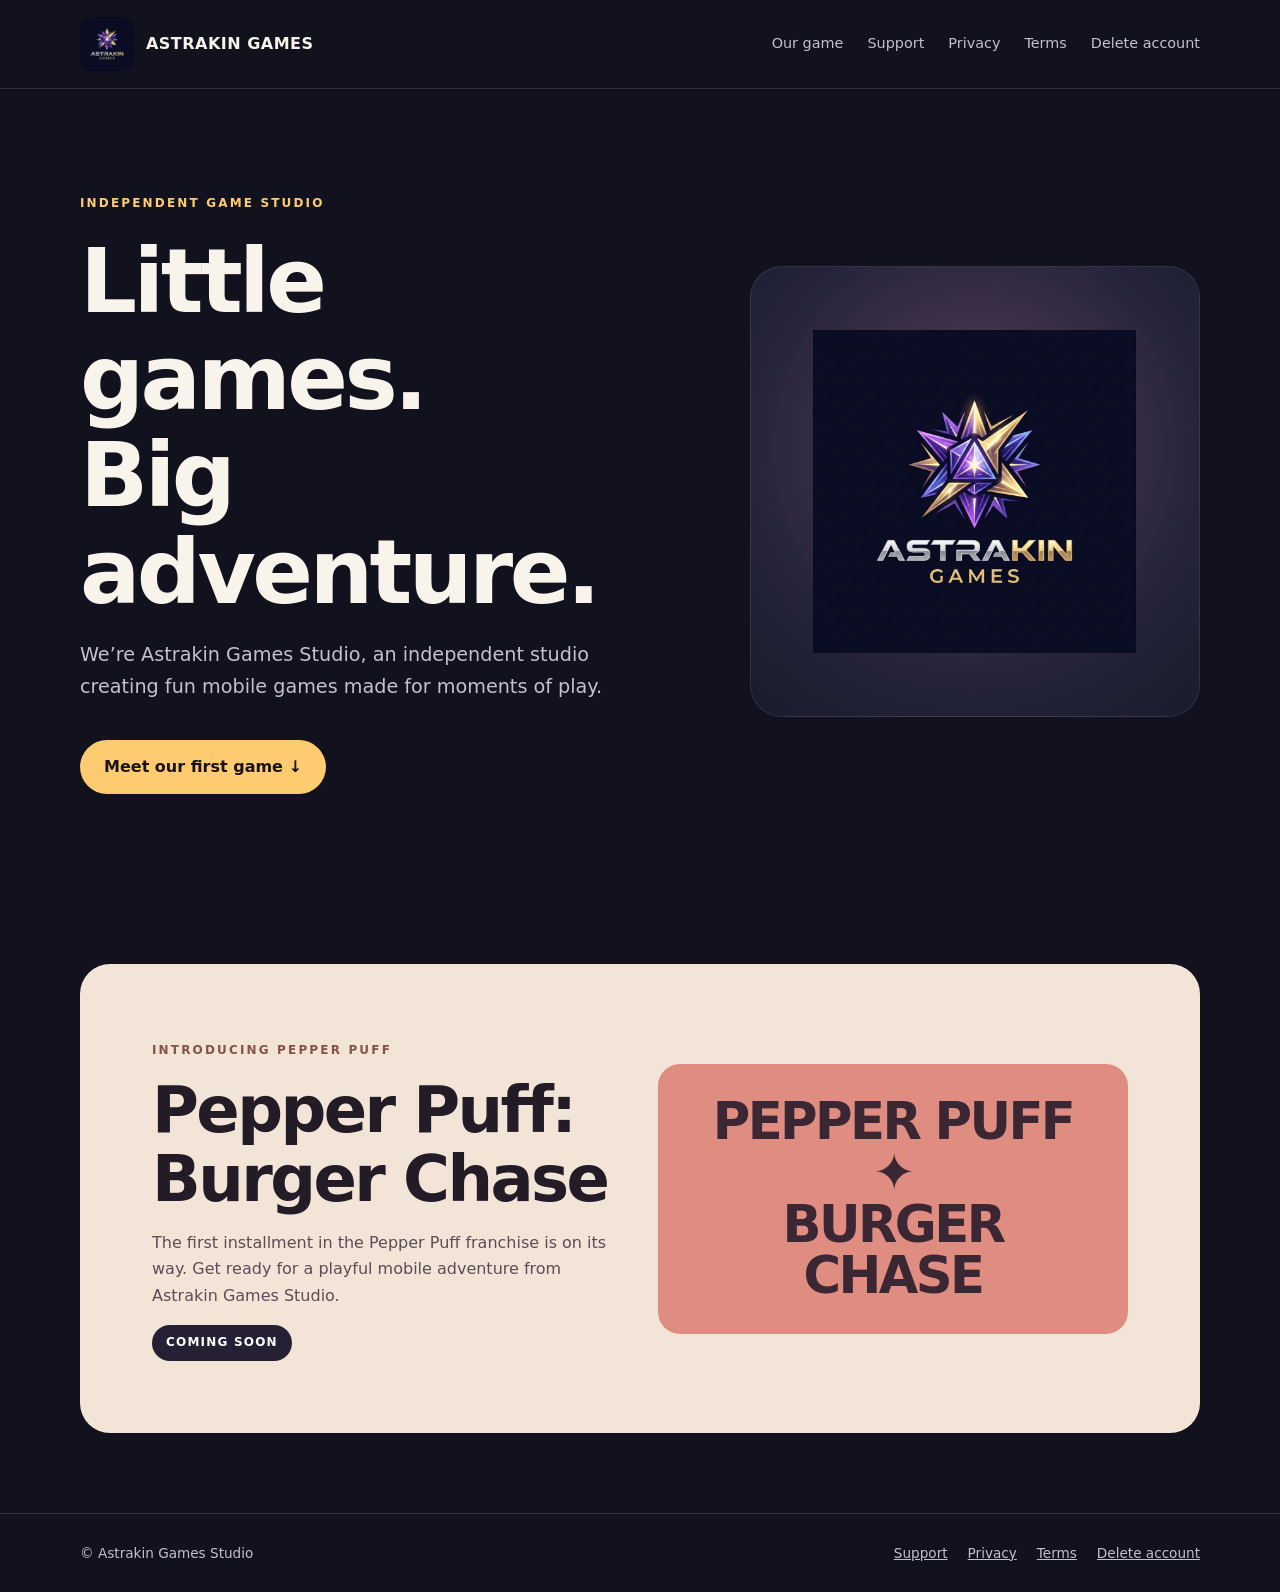
<file: index.html>
<!doctype html><html lang="en"><head><meta charset="utf-8"><meta name="viewport" content="width=device-width,initial-scale=1"><meta name="description" content="Astrakin Games Studio is an independent mobile game studio. Discover Pepper Puff: Burger Chase, coming soon."><meta name="theme-color" content="#11121d"><title>Astrakin Games Studio | Mobile games with heart</title><link rel="canonical" href="https://astrakingames.github.io/"><link rel="stylesheet" href="/style.css"></head><body><header><div class="wrap nav"><a class="brand" href="/"><img src="/assets/studio-logo.png" alt="">ASTRAKIN GAMES</a><nav aria-label="Main navigation"><a href="/#game">Our game</a><a href="/support/">Support</a><a href="/privacy/pepper-puff-burger-chase/">Privacy</a><a href="/terms/pepper-puff-burger-chase/">Terms</a><a href="/delete-account/pepper-puff-burger-chase/">Delete account</a></nav></div></header><main><section class="wrap hero"><div><span class="eyebrow">Independent game studio</span><h1>Little games.<br>Big adventure.</h1><p class="lead">We’re Astrakin Games Studio, an independent studio creating fun mobile games made for moments of play.</p><a class="button" href="#game">Meet our first game &darr;</a></div><div class="art"><img src="/assets/studio-logo.png" alt="Astrakin Games Studio logo"></div></section><section class="wrap section" id="game"><div class="game"><div><span class="eyebrow" style="color:#86504c">Introducing Pepper Puff</span><h2>Pepper Puff:<br>Burger Chase</h2><p>The first installment in the Pepper Puff franchise is on its way. Get ready for a playful mobile adventure from Astrakin Games Studio.</p><span class="badge">Coming soon</span></div><div class="game-mark" aria-hidden="true">PEPPER PUFF<br>✦<br>BURGER CHASE</div></div></section></main><footer><div class="wrap foot"><span>© Astrakin Games Studio</span><div><a href="/support/">Support</a><a href="/privacy/pepper-puff-burger-chase/">Privacy</a><a href="/terms/pepper-puff-burger-chase/">Terms</a><a href="/delete-account/pepper-puff-burger-chase/">Delete account</a></div></div></footer></body></html>
</file>
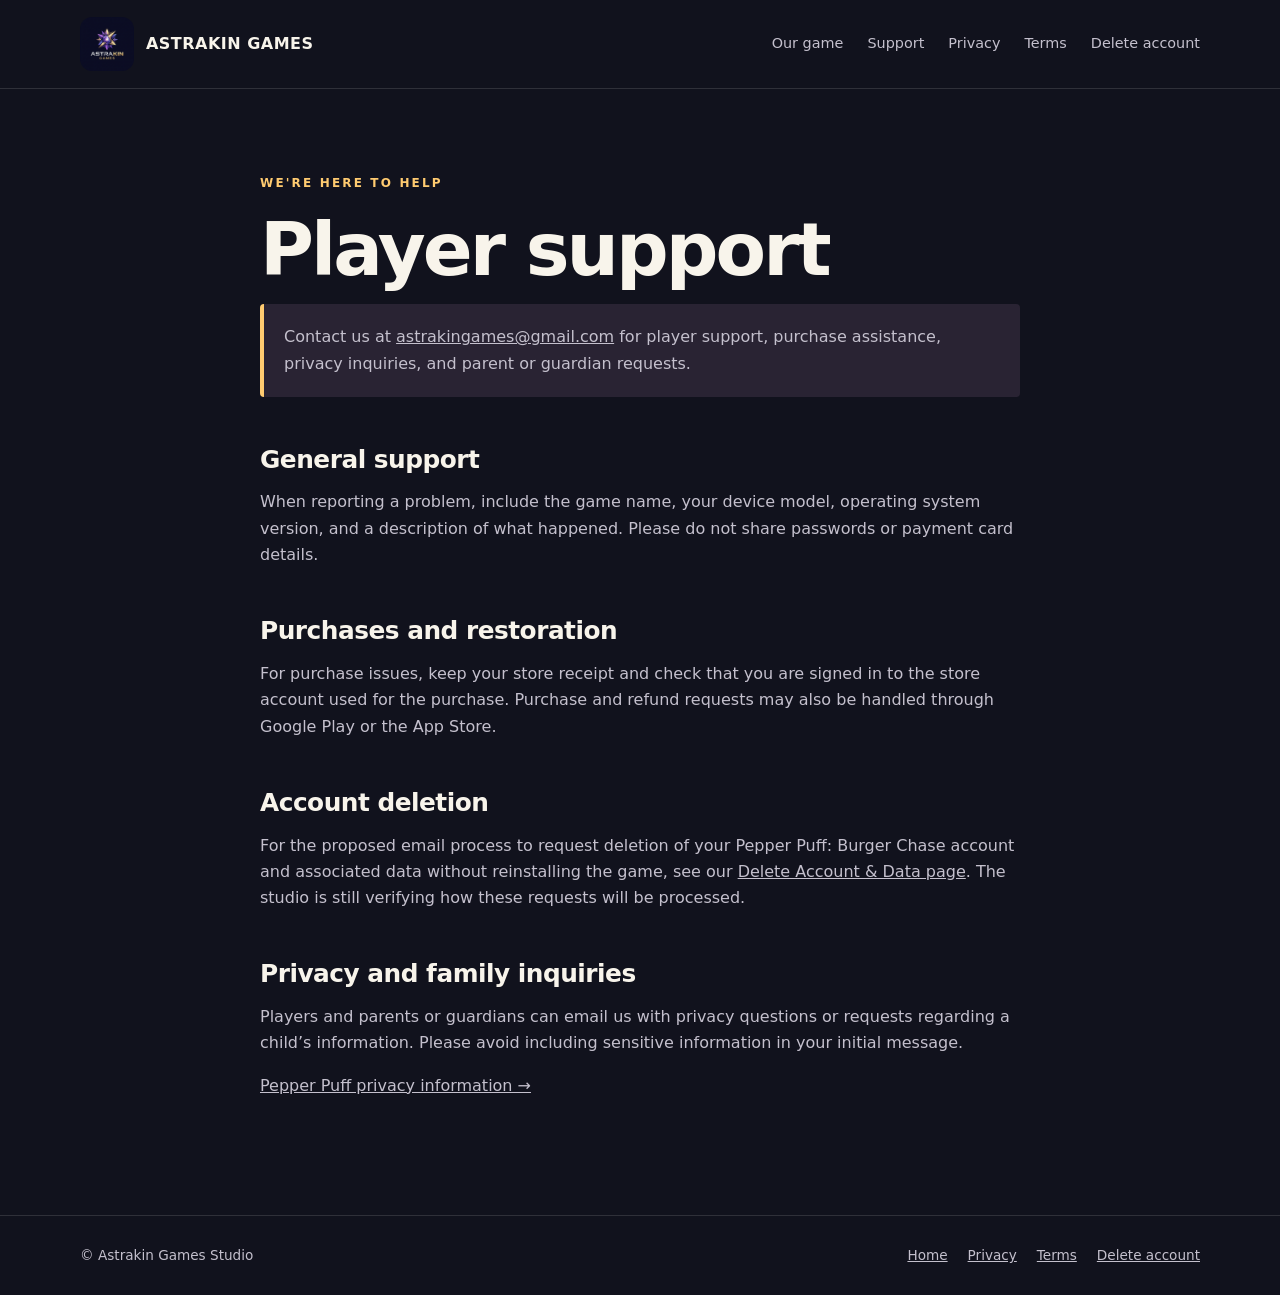
<file: support/index.html>
<!doctype html><html lang="en"><head><meta charset="utf-8"><meta name="viewport" content="width=device-width,initial-scale=1"><meta name="description" content="Player support for Astrakin Games Studio."><title>Support | Astrakin Games Studio</title><link rel="stylesheet" href="/style.css"><link rel="canonical" href="https://astrakingames.github.io/support/"></head><body><header><div class="wrap nav"><a class="brand" href="/"><img src="/assets/studio-logo.png" alt="">ASTRAKIN GAMES</a><nav aria-label="Main navigation"><a href="/#game">Our game</a><a href="/support/" aria-current="page">Support</a><a href="/privacy/pepper-puff-burger-chase/">Privacy</a><a href="/terms/pepper-puff-burger-chase/">Terms</a><a href="/delete-account/pepper-puff-burger-chase/">Delete account</a></nav></div></header><main class="wrap page"><span class="eyebrow">We're here to help</span><h1>Player support</h1><div class="notice"><p>Contact us at <a href="mailto:astrakingames@gmail.com">astrakingames@gmail.com</a> for player support, purchase assistance, privacy inquiries, and parent or guardian requests.</p></div><h2>General support</h2><p>When reporting a problem, include the game name, your device model, operating system version, and a description of what happened. Please do not share passwords or payment card details.</p><h2>Purchases and restoration</h2><p>For purchase issues, keep your store receipt and check that you are signed in to the store account used for the purchase. Purchase and refund requests may also be handled through Google Play or the App Store.</p><h2>Account deletion</h2><p>For the proposed email process to request deletion of your Pepper Puff: Burger Chase account and associated data without reinstalling the game, see our <a href="/delete-account/pepper-puff-burger-chase/">Delete Account &amp; Data page</a>. The studio is still verifying how these requests will be processed.</p><h2>Privacy and family inquiries</h2><p>Players and parents or guardians can email us with privacy questions or requests regarding a child’s information. Please avoid including sensitive information in your initial message.</p><p><a href="/privacy/pepper-puff-burger-chase/">Pepper Puff privacy information →</a></p></main><footer><div class="wrap foot"><span>© Astrakin Games Studio</span><div><a href="/">Home</a><a href="/privacy/pepper-puff-burger-chase/">Privacy</a><a href="/terms/pepper-puff-burger-chase/">Terms</a><a href="/delete-account/pepper-puff-burger-chase/">Delete account</a></div></div></footer></body></html>
</file>
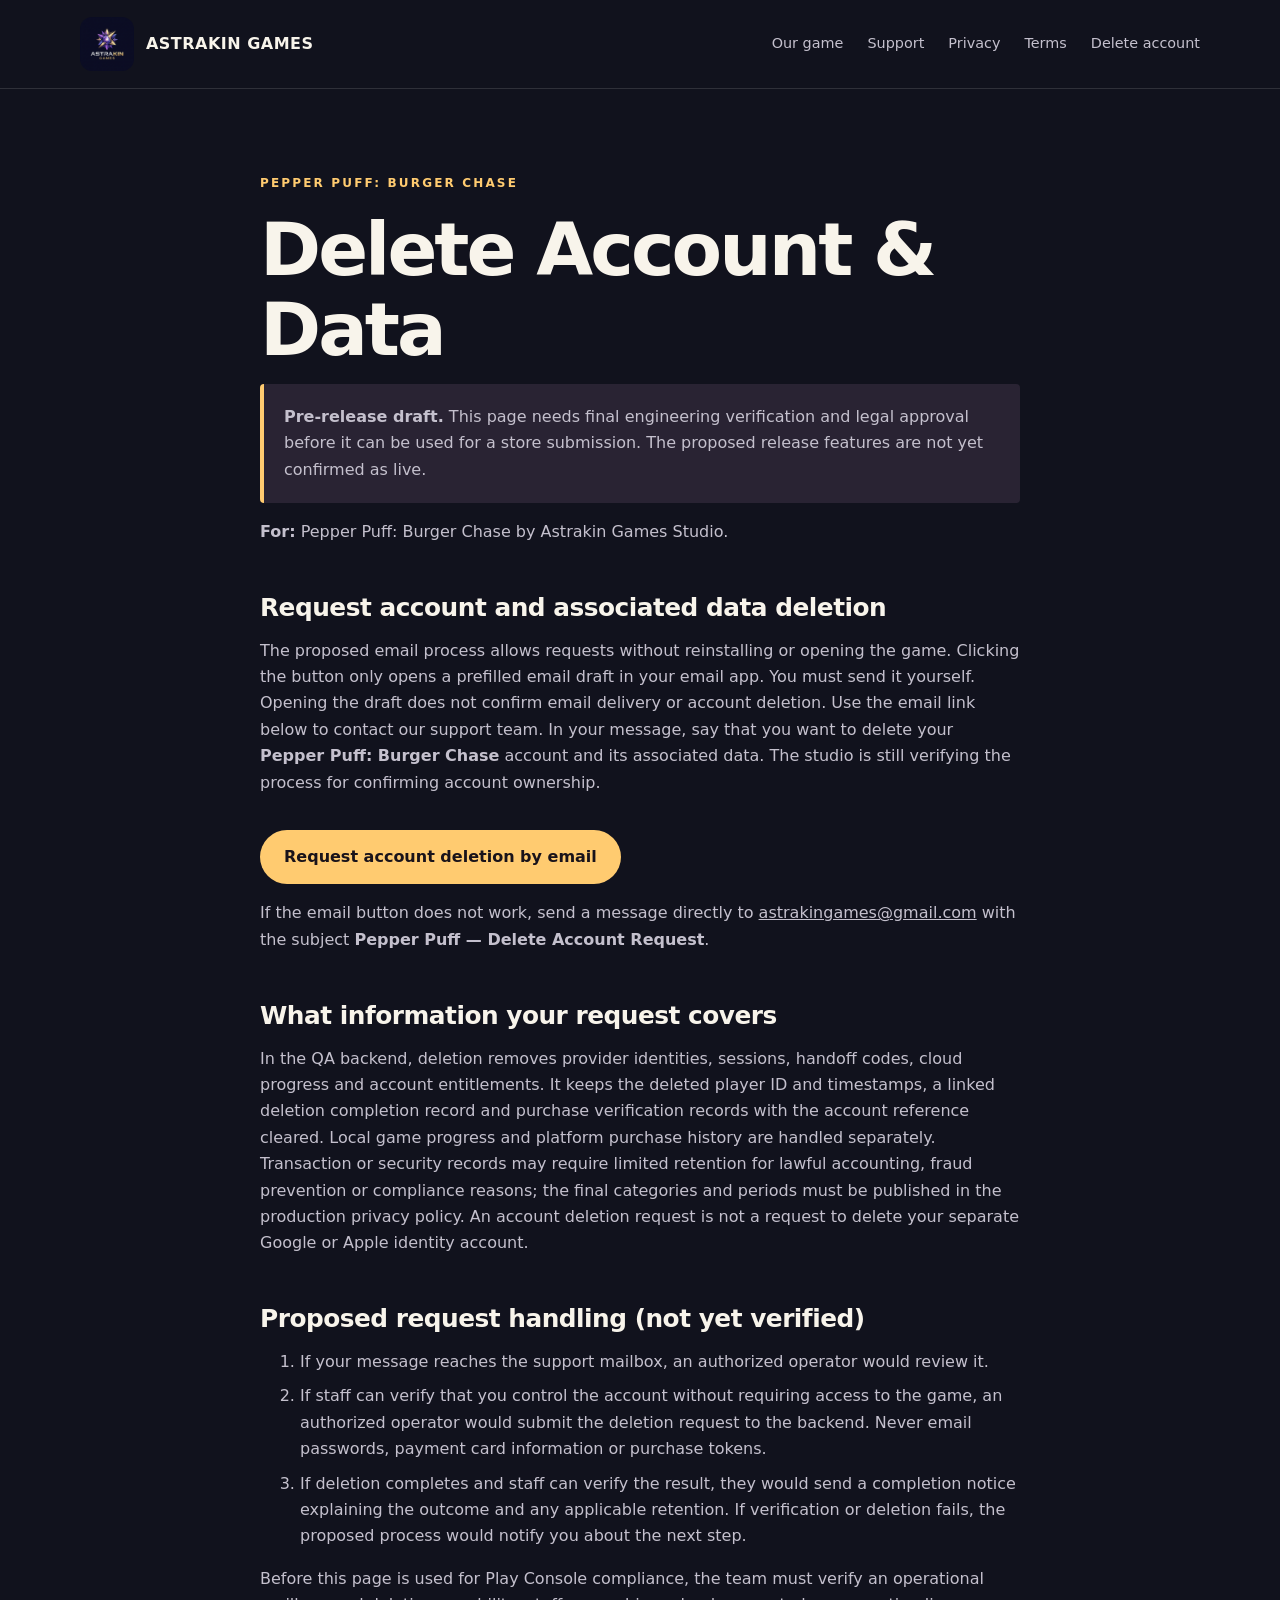
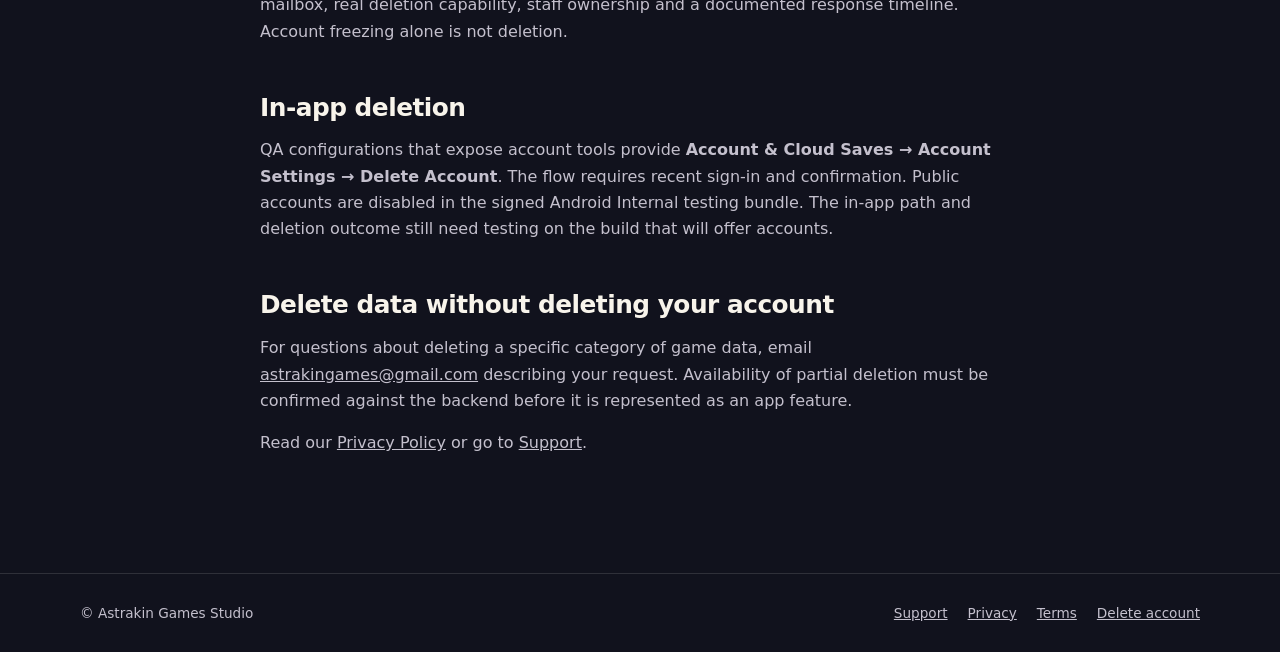
<file: delete-account/pepper-puff-burger-chase/index.html>
<!doctype html>
<html lang="en"><head><meta charset="utf-8"><meta name="viewport" content="width=device-width, initial-scale=1">
<meta name="description" content="How to request deletion of a Pepper Puff: Burger Chase account and associated data"><meta name="robots" content="noindex">
<meta name="theme-color" content="#11121d"><title>Delete Account &amp; Data | Astrakin Games Studio</title>
<link rel="stylesheet" href="/style.css"><link rel="canonical" href="https://astrakingames.github.io/delete-account/pepper-puff-burger-chase/"></head>
<body><header><div class="wrap nav"><a class="brand" href="/"><img src="/assets/studio-logo.png" alt="">ASTRAKIN GAMES</a><nav aria-label="Main navigation"><a href="/#game">Our game</a><a href="/support/">Support</a><a href="/privacy/pepper-puff-burger-chase/">Privacy</a><a href="/terms/pepper-puff-burger-chase/">Terms</a><a href="/delete-account/pepper-puff-burger-chase/" aria-current="page">Delete account</a></nav></div></header>
<main class="wrap page"><span class="eyebrow">Pepper Puff: Burger Chase</span><h1>Delete Account &amp; Data</h1>
<div class="notice"><p><strong>Pre-release draft.</strong> This page needs final engineering verification and legal approval before it can be used for a store submission. The proposed release features are not yet confirmed as live.</p></div>

<p><strong>For:</strong> Pepper Puff: Burger Chase by Astrakin Games Studio.</p>
<h2>Request account and associated data deletion</h2>
<p>The proposed email process allows requests without reinstalling or opening the game. Clicking the button only opens a prefilled email draft in your email app. You must send it yourself. Opening the draft does not confirm email delivery or account deletion. Use the email link below to contact our support team. In your message, say that you want to delete your <strong>Pepper Puff: Burger Chase</strong> account and its associated data. The studio is still verifying the process for confirming account ownership.</p>
<p><a class="button" href="mailto:astrakingames@gmail.com?subject=Pepper%20Puff%20%E2%80%94%20Delete%20Account%20Request&amp;body=Please%20delete%20my%20Pepper%20Puff%3A%20Burger%20Chase%20account%20and%20associated%20personal%20data.">Request account deletion by email</a></p>
<p>If the email button does not work, send a message directly to <a href="mailto:astrakingames@gmail.com">astrakingames@gmail.com</a> with the subject <strong>Pepper Puff — Delete Account Request</strong>.</p>
<h2>What information your request covers</h2>
<p>In the QA backend, deletion removes provider identities, sessions, handoff codes, cloud progress and account entitlements. It keeps the deleted player ID and timestamps, a linked deletion completion record and purchase verification records with the account reference cleared. Local game progress and platform purchase history are handled separately. Transaction or security records may require limited retention for lawful accounting, fraud prevention or compliance reasons; the final categories and periods must be published in the production privacy policy. An account deletion request is not a request to delete your separate Google or Apple identity account.</p>
<h2>Proposed request handling (not yet verified)</h2>
<ol><li>If your message reaches the support mailbox, an authorized operator would review it.</li><li>If staff can verify that you control the account without requiring access to the game, an authorized operator would submit the deletion request to the backend. Never email passwords, payment card information or purchase tokens.</li><li>If deletion completes and staff can verify the result, they would send a completion notice explaining the outcome and any applicable retention. If verification or deletion fails, the proposed process would notify you about the next step.</li></ol>
<p>Before this page is used for Play Console compliance, the team must verify an operational mailbox, real deletion capability, staff ownership and a documented response timeline. Account freezing alone is not deletion.</p>
<h2>In-app deletion</h2>
<p>QA configurations that expose account tools provide <strong>Account &amp; Cloud Saves → Account Settings → Delete Account</strong>. The flow requires recent sign-in and confirmation. Public accounts are disabled in the signed Android Internal testing bundle. The in-app path and deletion outcome still need testing on the build that will offer accounts.</p>
<h2>Delete data without deleting your account</h2>
<p>For questions about deleting a specific category of game data, email <a href="mailto:astrakingames@gmail.com?subject=Pepper%20Puff%20%E2%80%94%20Data%20Deletion%20Request">astrakingames@gmail.com</a> describing your request. Availability of partial deletion must be confirmed against the backend before it is represented as an app feature.</p>
<p>Read our <a href="/privacy/pepper-puff-burger-chase/">Privacy Policy</a> or go to <a href="/support/">Support</a>.</p>

</main><footer><div class="wrap foot"><span>© Astrakin Games Studio</span><div><a href="/support/">Support</a><a href="/privacy/pepper-puff-burger-chase/">Privacy</a><a href="/terms/pepper-puff-burger-chase/">Terms</a><a href="/delete-account/pepper-puff-burger-chase/">Delete account</a></div></div></footer></body></html>
</file>
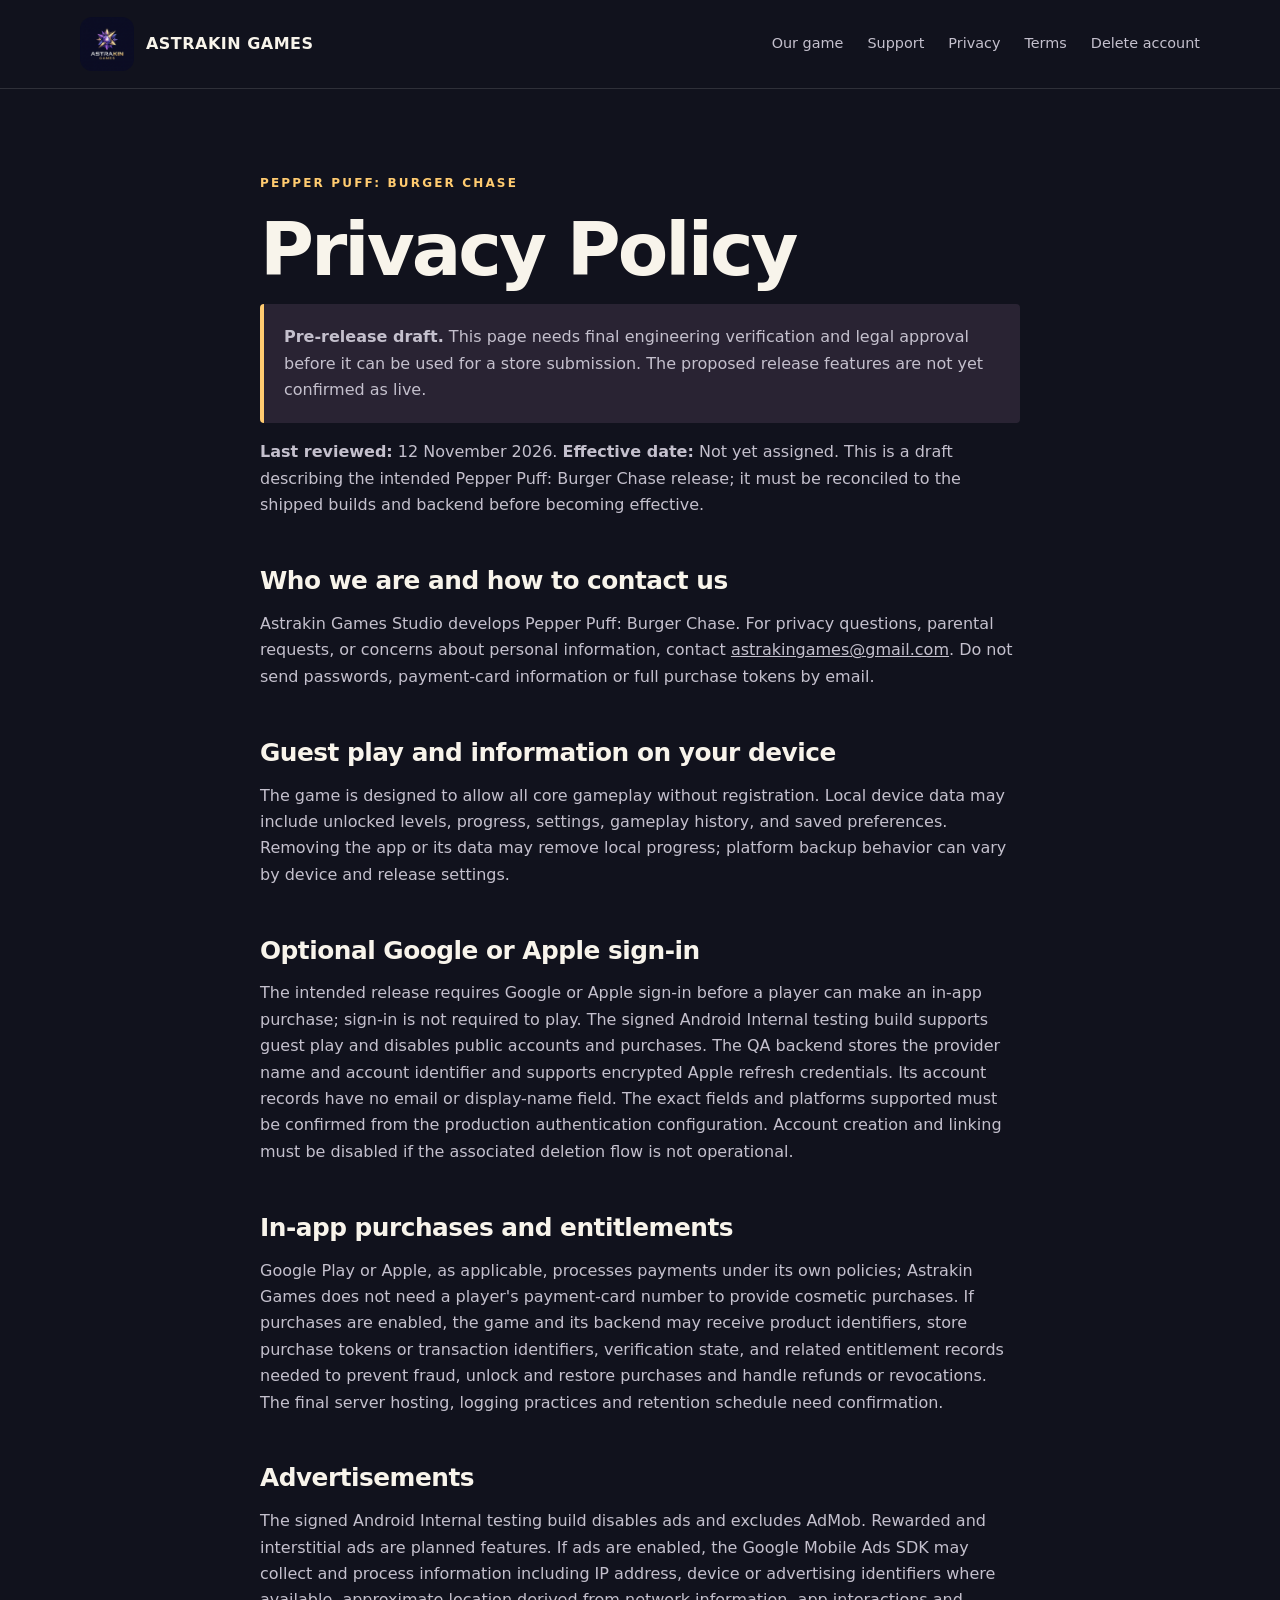
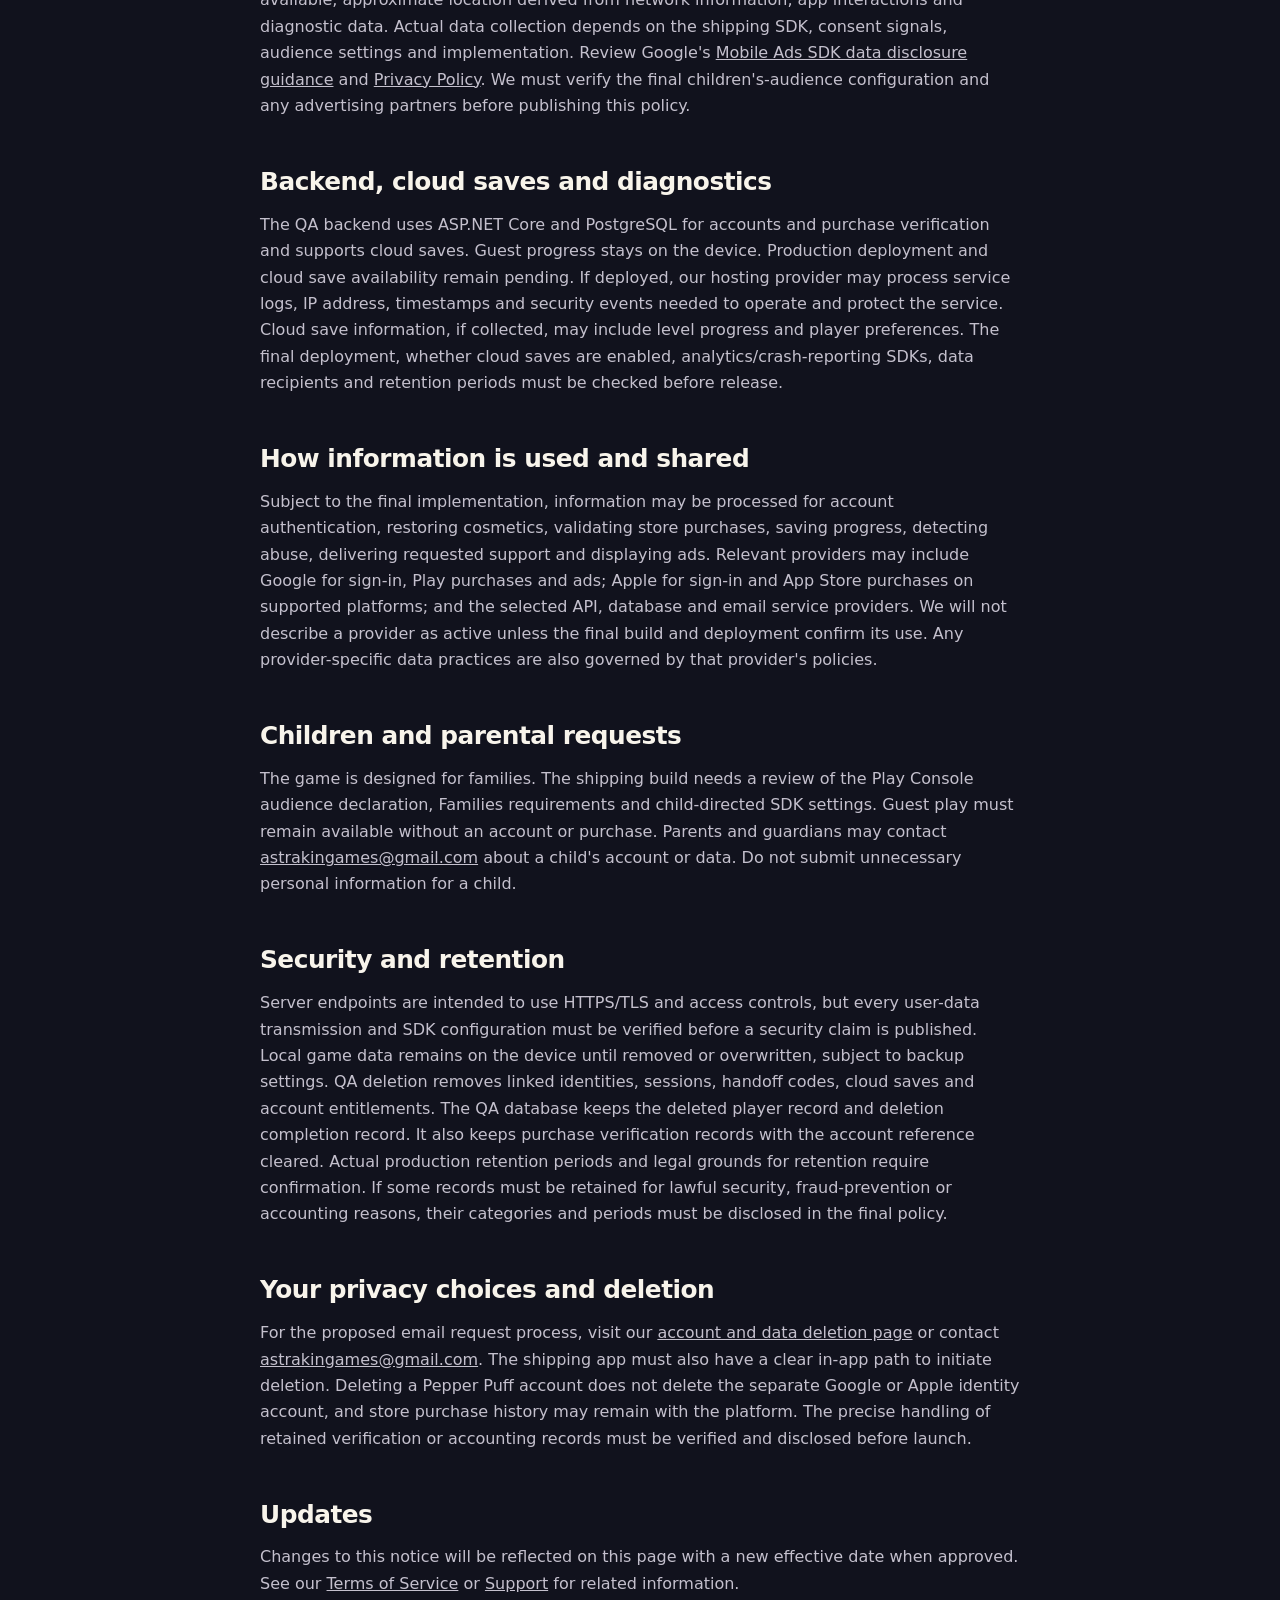
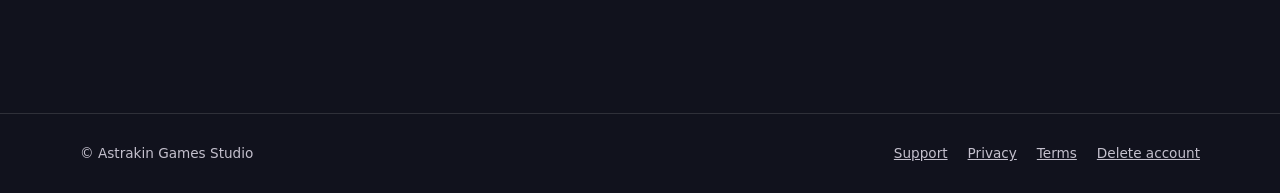
<file: privacy/pepper-puff-burger-chase/index.html>
<!doctype html>
<html lang="en"><head><meta charset="utf-8"><meta name="viewport" content="width=device-width, initial-scale=1">
<meta name="description" content="Draft privacy information for Pepper Puff: Burger Chase"><meta name="robots" content="noindex">
<meta name="theme-color" content="#11121d"><title>Privacy Policy | Astrakin Games Studio</title>
<link rel="stylesheet" href="/style.css"><link rel="canonical" href="https://astrakingames.github.io/privacy/pepper-puff-burger-chase/"></head>
<body><header><div class="wrap nav"><a class="brand" href="/"><img src="/assets/studio-logo.png" alt="">ASTRAKIN GAMES</a><nav aria-label="Main navigation"><a href="/#game">Our game</a><a href="/support/">Support</a><a href="/privacy/pepper-puff-burger-chase/" aria-current="page">Privacy</a><a href="/terms/pepper-puff-burger-chase/">Terms</a><a href="/delete-account/pepper-puff-burger-chase/">Delete account</a></nav></div></header>
<main class="wrap page"><span class="eyebrow">Pepper Puff: Burger Chase</span><h1>Privacy Policy</h1>
<div class="notice"><p><strong>Pre-release draft.</strong> This page needs final engineering verification and legal approval before it can be used for a store submission. The proposed release features are not yet confirmed as live.</p></div>

<p><strong>Last reviewed:</strong> 12 November 2026. <strong>Effective date:</strong> Not yet assigned. This is a draft describing the intended Pepper Puff: Burger Chase release; it must be reconciled to the shipped builds and backend before becoming effective.</p>
<h2>Who we are and how to contact us</h2>
<p>Astrakin Games Studio develops Pepper Puff: Burger Chase. For privacy questions, parental requests, or concerns about personal information, contact <a href="mailto:astrakingames@gmail.com">astrakingames@gmail.com</a>. Do not send passwords, payment-card information or full purchase tokens by email.</p>
<h2>Guest play and information on your device</h2>
<p>The game is designed to allow all core gameplay without registration. Local device data may include unlocked levels, progress, settings, gameplay history, and saved preferences. Removing the app or its data may remove local progress; platform backup behavior can vary by device and release settings.</p>
<h2>Optional Google or Apple sign-in</h2>
<p>The intended release requires Google or Apple sign-in before a player can make an in-app purchase; sign-in is not required to play. The signed Android Internal testing build supports guest play and disables public accounts and purchases. The QA backend stores the provider name and account identifier and supports encrypted Apple refresh credentials. Its account records have no email or display-name field. The exact fields and platforms supported must be confirmed from the production authentication configuration. Account creation and linking must be disabled if the associated deletion flow is not operational.</p>
<h2>In-app purchases and entitlements</h2>
<p>Google Play or Apple, as applicable, processes payments under its own policies; Astrakin Games does not need a player's payment-card number to provide cosmetic purchases. If purchases are enabled, the game and its backend may receive product identifiers, store purchase tokens or transaction identifiers, verification state, and related entitlement records needed to prevent fraud, unlock and restore purchases and handle refunds or revocations. The final server hosting, logging practices and retention schedule need confirmation.</p>
<h2>Advertisements</h2>
<p>The signed Android Internal testing build disables ads and excludes AdMob. Rewarded and interstitial ads are planned features. If ads are enabled, the Google Mobile Ads SDK may collect and process information including IP address, device or advertising identifiers where available, approximate location derived from network information, app interactions and diagnostic data. Actual data collection depends on the shipping SDK, consent signals, audience settings and implementation. Review Google's <a href="https://developers.google.com/admob/android/privacy/play-data-disclosure">Mobile Ads SDK data disclosure guidance</a> and <a href="https://policies.google.com/privacy">Privacy Policy</a>. We must verify the final children's-audience configuration and any advertising partners before publishing this policy.</p>
<h2>Backend, cloud saves and diagnostics</h2>
<p>The QA backend uses ASP.NET Core and PostgreSQL for accounts and purchase verification and supports cloud saves. Guest progress stays on the device. Production deployment and cloud save availability remain pending. If deployed, our hosting provider may process service logs, IP address, timestamps and security events needed to operate and protect the service. Cloud save information, if collected, may include level progress and player preferences. The final deployment, whether cloud saves are enabled, analytics/crash-reporting SDKs, data recipients and retention periods must be checked before release.</p>
<h2>How information is used and shared</h2>
<p>Subject to the final implementation, information may be processed for account authentication, restoring cosmetics, validating store purchases, saving progress, detecting abuse, delivering requested support and displaying ads. Relevant providers may include Google for sign-in, Play purchases and ads; Apple for sign-in and App Store purchases on supported platforms; and the selected API, database and email service providers. We will not describe a provider as active unless the final build and deployment confirm its use. Any provider-specific data practices are also governed by that provider's policies.</p>
<h2>Children and parental requests</h2>
<p>The game is designed for families. The shipping build needs a review of the Play Console audience declaration, Families requirements and child-directed SDK settings. Guest play must remain available without an account or purchase. Parents and guardians may contact <a href="mailto:astrakingames@gmail.com">astrakingames@gmail.com</a> about a child's account or data. Do not submit unnecessary personal information for a child.</p>
<h2>Security and retention</h2>
<p>Server endpoints are intended to use HTTPS/TLS and access controls, but every user-data transmission and SDK configuration must be verified before a security claim is published. Local game data remains on the device until removed or overwritten, subject to backup settings. QA deletion removes linked identities, sessions, handoff codes, cloud saves and account entitlements. The QA database keeps the deleted player record and deletion completion record. It also keeps purchase verification records with the account reference cleared. Actual production retention periods and legal grounds for retention require confirmation. If some records must be retained for lawful security, fraud-prevention or accounting reasons, their categories and periods must be disclosed in the final policy.</p>
<h2>Your privacy choices and deletion</h2>
<p>For the proposed email request process, visit our <a href="/delete-account/pepper-puff-burger-chase/">account and data deletion page</a> or contact <a href="mailto:astrakingames@gmail.com">astrakingames@gmail.com</a>. The shipping app must also have a clear in-app path to initiate deletion. Deleting a Pepper Puff account does not delete the separate Google or Apple identity account, and store purchase history may remain with the platform. The precise handling of retained verification or accounting records must be verified and disclosed before launch.</p>
<h2>Updates</h2>
<p>Changes to this notice will be reflected on this page with a new effective date when approved. See our <a href="/terms/pepper-puff-burger-chase/">Terms of Service</a> or <a href="/support/">Support</a> for related information.</p>

</main><footer><div class="wrap foot"><span>© Astrakin Games Studio</span><div><a href="/support/">Support</a><a href="/privacy/pepper-puff-burger-chase/">Privacy</a><a href="/terms/pepper-puff-burger-chase/">Terms</a><a href="/delete-account/pepper-puff-burger-chase/">Delete account</a></div></div></footer></body></html>
</file>
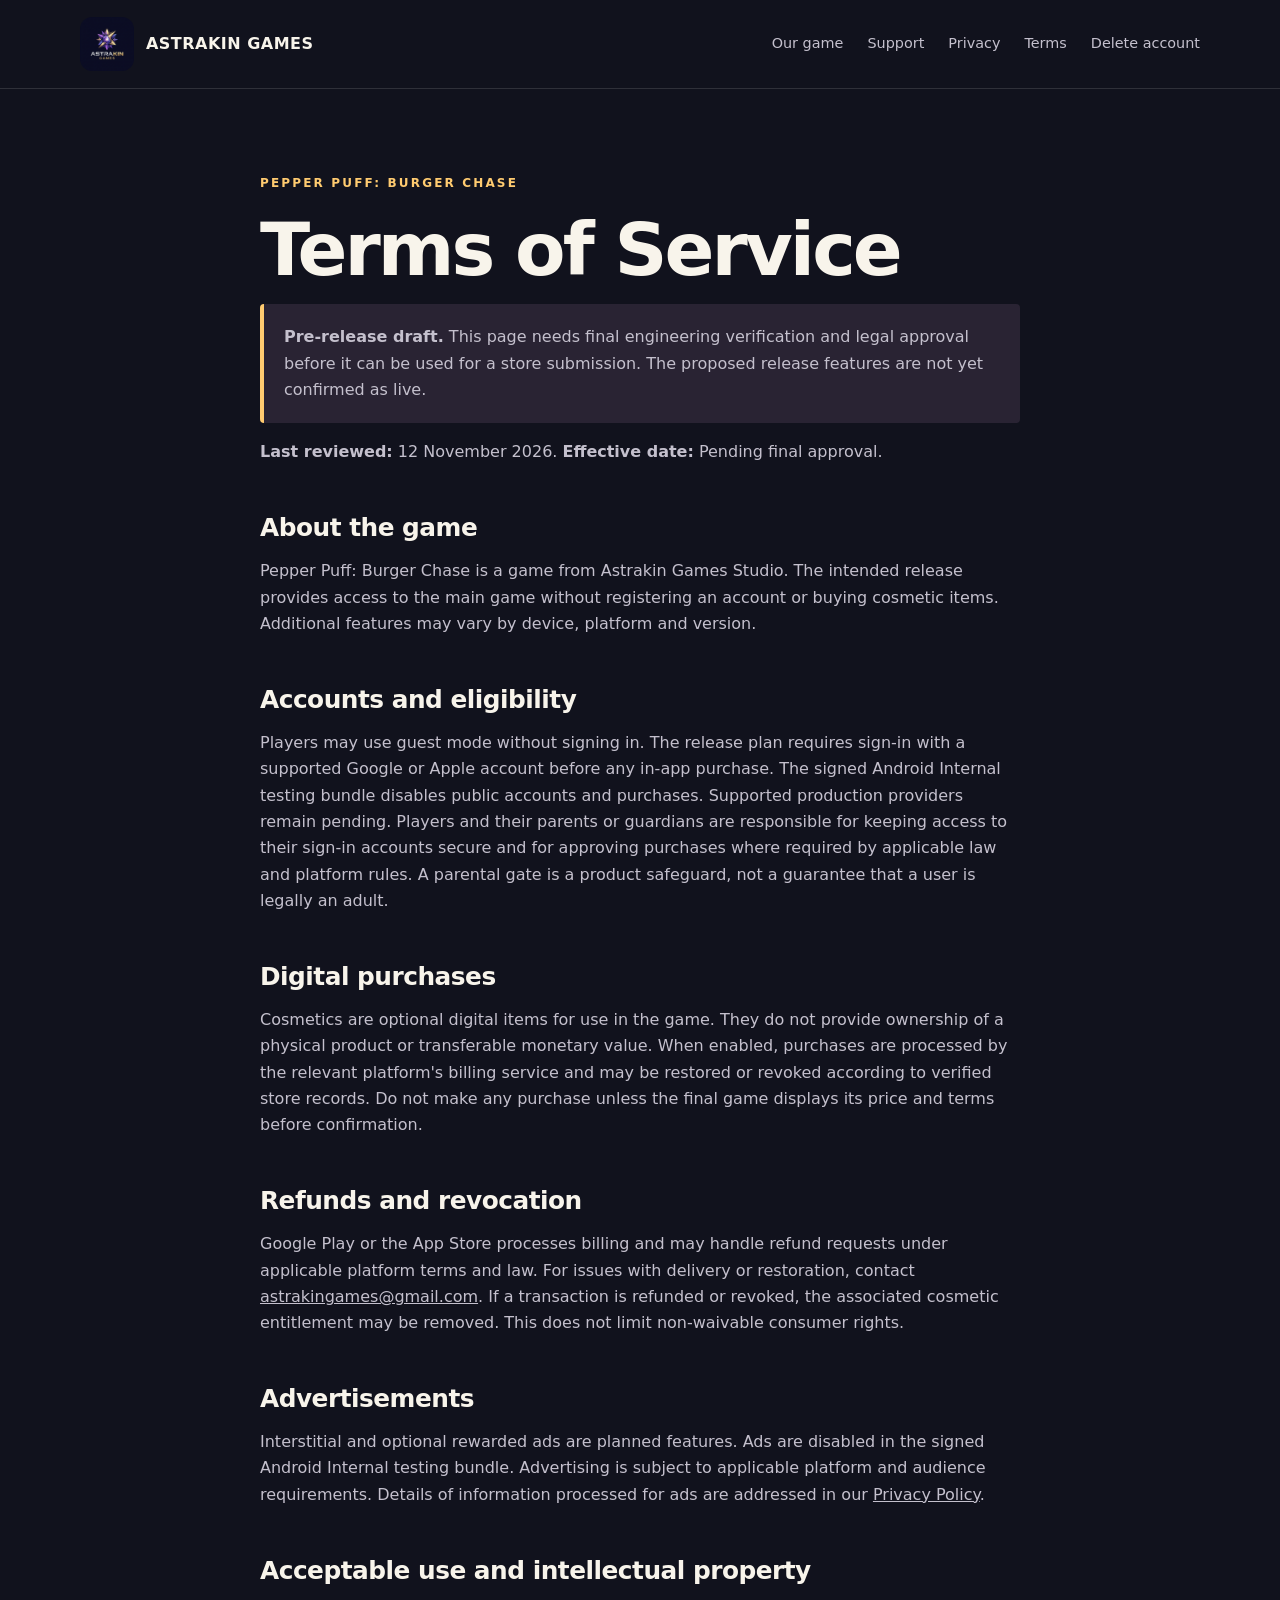
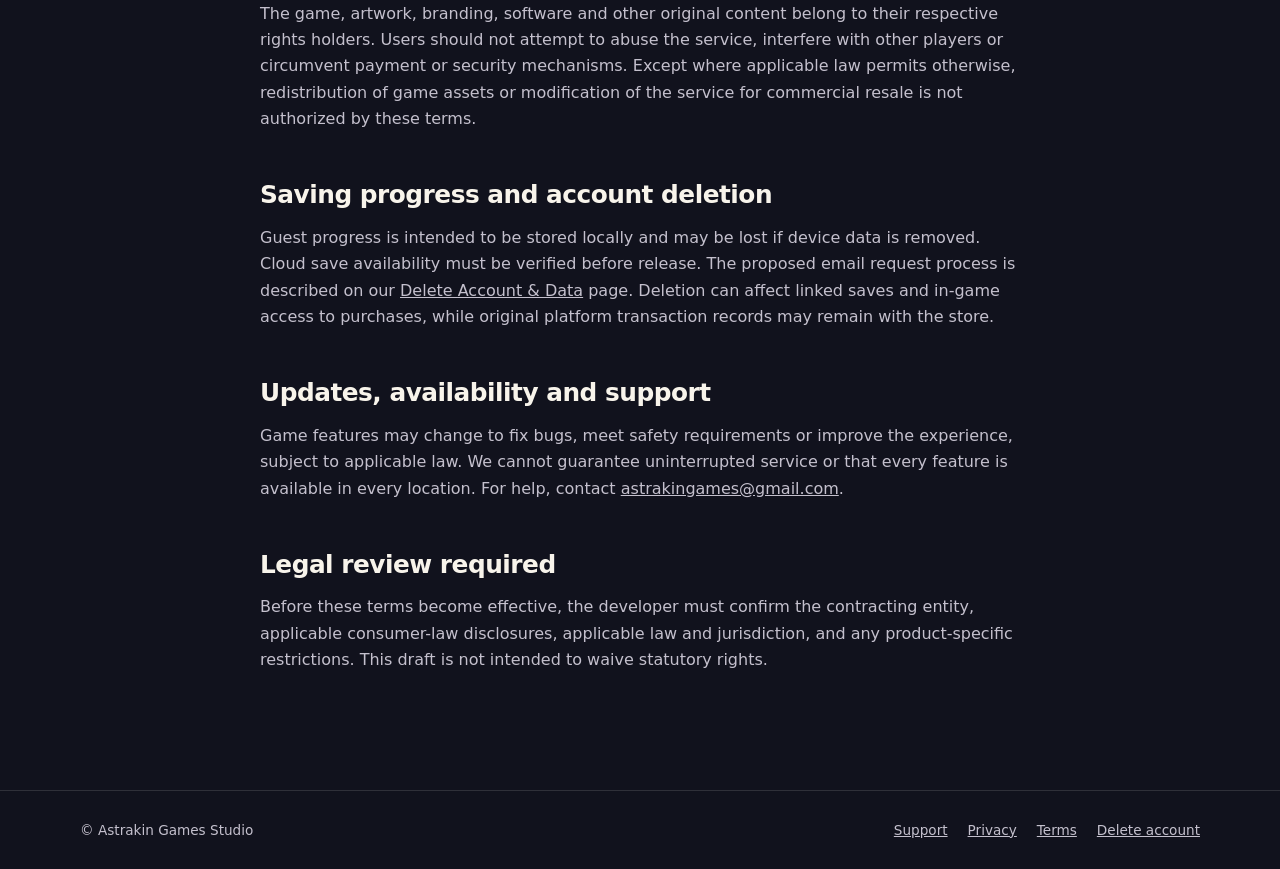
<file: terms/pepper-puff-burger-chase/index.html>
<!doctype html>
<html lang="en"><head><meta charset="utf-8"><meta name="viewport" content="width=device-width, initial-scale=1">
<meta name="description" content="Draft terms of service for Pepper Puff: Burger Chase"><meta name="robots" content="noindex">
<meta name="theme-color" content="#11121d"><title>Terms of Service | Astrakin Games Studio</title>
<link rel="stylesheet" href="/style.css"><link rel="canonical" href="https://astrakingames.github.io/terms/pepper-puff-burger-chase/"></head>
<body><header><div class="wrap nav"><a class="brand" href="/"><img src="/assets/studio-logo.png" alt="">ASTRAKIN GAMES</a><nav aria-label="Main navigation"><a href="/#game">Our game</a><a href="/support/">Support</a><a href="/privacy/pepper-puff-burger-chase/">Privacy</a><a href="/terms/pepper-puff-burger-chase/" aria-current="page">Terms</a><a href="/delete-account/pepper-puff-burger-chase/">Delete account</a></nav></div></header>
<main class="wrap page"><span class="eyebrow">Pepper Puff: Burger Chase</span><h1>Terms of Service</h1>
<div class="notice"><p><strong>Pre-release draft.</strong> This page needs final engineering verification and legal approval before it can be used for a store submission. The proposed release features are not yet confirmed as live.</p></div>

<p><strong>Last reviewed:</strong> 12 November 2026. <strong>Effective date:</strong> Pending final approval.</p>
<h2>About the game</h2>
<p>Pepper Puff: Burger Chase is a game from Astrakin Games Studio. The intended release provides access to the main game without registering an account or buying cosmetic items. Additional features may vary by device, platform and version.</p>
<h2>Accounts and eligibility</h2>
<p>Players may use guest mode without signing in. The release plan requires sign-in with a supported Google or Apple account before any in-app purchase. The signed Android Internal testing bundle disables public accounts and purchases. Supported production providers remain pending. Players and their parents or guardians are responsible for keeping access to their sign-in accounts secure and for approving purchases where required by applicable law and platform rules. A parental gate is a product safeguard, not a guarantee that a user is legally an adult.</p>
<h2>Digital purchases</h2>
<p>Cosmetics are optional digital items for use in the game. They do not provide ownership of a physical product or transferable monetary value. When enabled, purchases are processed by the relevant platform's billing service and may be restored or revoked according to verified store records. Do not make any purchase unless the final game displays its price and terms before confirmation.</p>
<h2>Refunds and revocation</h2>
<p>Google Play or the App Store processes billing and may handle refund requests under applicable platform terms and law. For issues with delivery or restoration, contact <a href="mailto:astrakingames@gmail.com">astrakingames@gmail.com</a>. If a transaction is refunded or revoked, the associated cosmetic entitlement may be removed. This does not limit non-waivable consumer rights.</p>
<h2>Advertisements</h2>
<p>Interstitial and optional rewarded ads are planned features. Ads are disabled in the signed Android Internal testing bundle. Advertising is subject to applicable platform and audience requirements. Details of information processed for ads are addressed in our <a href="/privacy/pepper-puff-burger-chase/">Privacy Policy</a>.</p>
<h2>Acceptable use and intellectual property</h2>
<p>The game, artwork, branding, software and other original content belong to their respective rights holders. Users should not attempt to abuse the service, interfere with other players or circumvent payment or security mechanisms. Except where applicable law permits otherwise, redistribution of game assets or modification of the service for commercial resale is not authorized by these terms.</p>
<h2>Saving progress and account deletion</h2>
<p>Guest progress is intended to be stored locally and may be lost if device data is removed. Cloud save availability must be verified before release. The proposed email request process is described on our <a href="/delete-account/pepper-puff-burger-chase/">Delete Account &amp; Data</a> page. Deletion can affect linked saves and in-game access to purchases, while original platform transaction records may remain with the store.</p>
<h2>Updates, availability and support</h2>
<p>Game features may change to fix bugs, meet safety requirements or improve the experience, subject to applicable law. We cannot guarantee uninterrupted service or that every feature is available in every location. For help, contact <a href="mailto:astrakingames@gmail.com">astrakingames@gmail.com</a>.</p>
<h2>Legal review required</h2>
<p>Before these terms become effective, the developer must confirm the contracting entity, applicable consumer-law disclosures, applicable law and jurisdiction, and any product-specific restrictions. This draft is not intended to waive statutory rights.</p>

</main><footer><div class="wrap foot"><span>© Astrakin Games Studio</span><div><a href="/support/">Support</a><a href="/privacy/pepper-puff-burger-chase/">Privacy</a><a href="/terms/pepper-puff-burger-chase/">Terms</a><a href="/delete-account/pepper-puff-burger-chase/">Delete account</a></div></div></footer></body></html>
</file>
<file: style.css>
:root{color-scheme:dark;--bg:#11121d;--ink:#f8f4eb;--muted:#c4c0cd;--accent:#ffcb70;--pink:#ed91a4}*{box-sizing:border-box}html{scroll-behavior:smooth}body{margin:0;background:var(--bg);color:var(--ink);font:16px/1.65 system-ui,sans-serif}a{color:inherit}a:focus-visible{outline:3px solid var(--accent);outline-offset:4px}.wrap{width:min(1120px,calc(100% - 40px));margin:auto}header{border-bottom:1px solid #ffffff20}.nav{min-height:88px;display:flex;align-items:center;justify-content:space-between;gap:24px}.brand{display:flex;align-items:center;gap:12px;text-decoration:none;font-weight:800;letter-spacing:.03em}.brand img{width:54px;height:54px;object-fit:contain;border-radius:12px}nav{display:flex;gap:24px;flex-wrap:wrap}nav a{text-decoration:none;color:var(--muted);font-size:.9rem}nav a:hover{color:var(--accent)}.hero{padding:100px 0 90px;display:grid;grid-template-columns:1.15fr .85fr;gap:60px;align-items:center}.eyebrow{text-transform:uppercase;letter-spacing:.18em;color:var(--accent);font-size:.75rem;font-weight:800}h1,h2,h3{line-height:1.08;letter-spacing:-.04em}h1{font-size:clamp(3rem,7vw,6.4rem);margin:.2em 0}h2{font-size:clamp(2.3rem,5vw,4.2rem);margin:.2em 0}p{color:var(--muted)}.lead{font-size:1.2rem;max-width:580px}.button{display:inline-block;background:var(--accent);color:#19131a;border-radius:999px;padding:14px 24px;text-decoration:none;font-weight:800;margin-top:18px}.art{aspect-ratio:1;display:grid;place-items:center;border-radius:32px;background:radial-gradient(circle at 50% 40%,#5a405a,#25243a 65%,#1a1b2b);border:1px solid #ffffff17;overflow:hidden}.art img{width:72%;height:72%;object-fit:contain}.game{background:#f2e5d7;color:#231c27;border-radius:30px;padding:clamp(30px,6vw,72px);display:grid;grid-template-columns:1fr 1fr;gap:36px;align-items:center}.game p{color:#5b4c57}.badge{display:inline-block;background:#252033;color:#fff;padding:8px 14px;border-radius:99px;font-size:.75rem;font-weight:800;letter-spacing:.1em;text-transform:uppercase}.game-mark{min-height:270px;border-radius:22px;background:#df8d80;display:grid;place-items:center;text-align:center;padding:30px;color:#3b2634;font-size:clamp(2rem,4vw,3.5rem);font-weight:900;line-height:1;letter-spacing:-.05em}.section{padding:80px 0}.page{max-width:760px;padding:80px 0 100px}.page h1{font-size:clamp(2.8rem,6vw,4.6rem)}.page h2{font-size:1.55rem;margin-top:2em;letter-spacing:-.02em}.notice{padding:20px;border-left:4px solid var(--accent);background:#292333;border-radius:4px}.notice p{margin:0}.page li{color:var(--muted);margin:.5em 0}footer{border-top:1px solid #ffffff20;padding:28px 0;color:var(--muted);font-size:.85rem}.foot{display:flex;justify-content:space-between;gap:20px;flex-wrap:wrap}.foot div{display:flex;gap:20px}@media(max-width:700px){.nav{padding:16px 0;align-items:flex-start;flex-direction:column;gap:12px}.hero{grid-template-columns:1fr;padding:60px 0;gap:32px}.art{max-height:340px}.game{grid-template-columns:1fr}.section{padding:50px 0}nav{gap:18px}}
</file>
